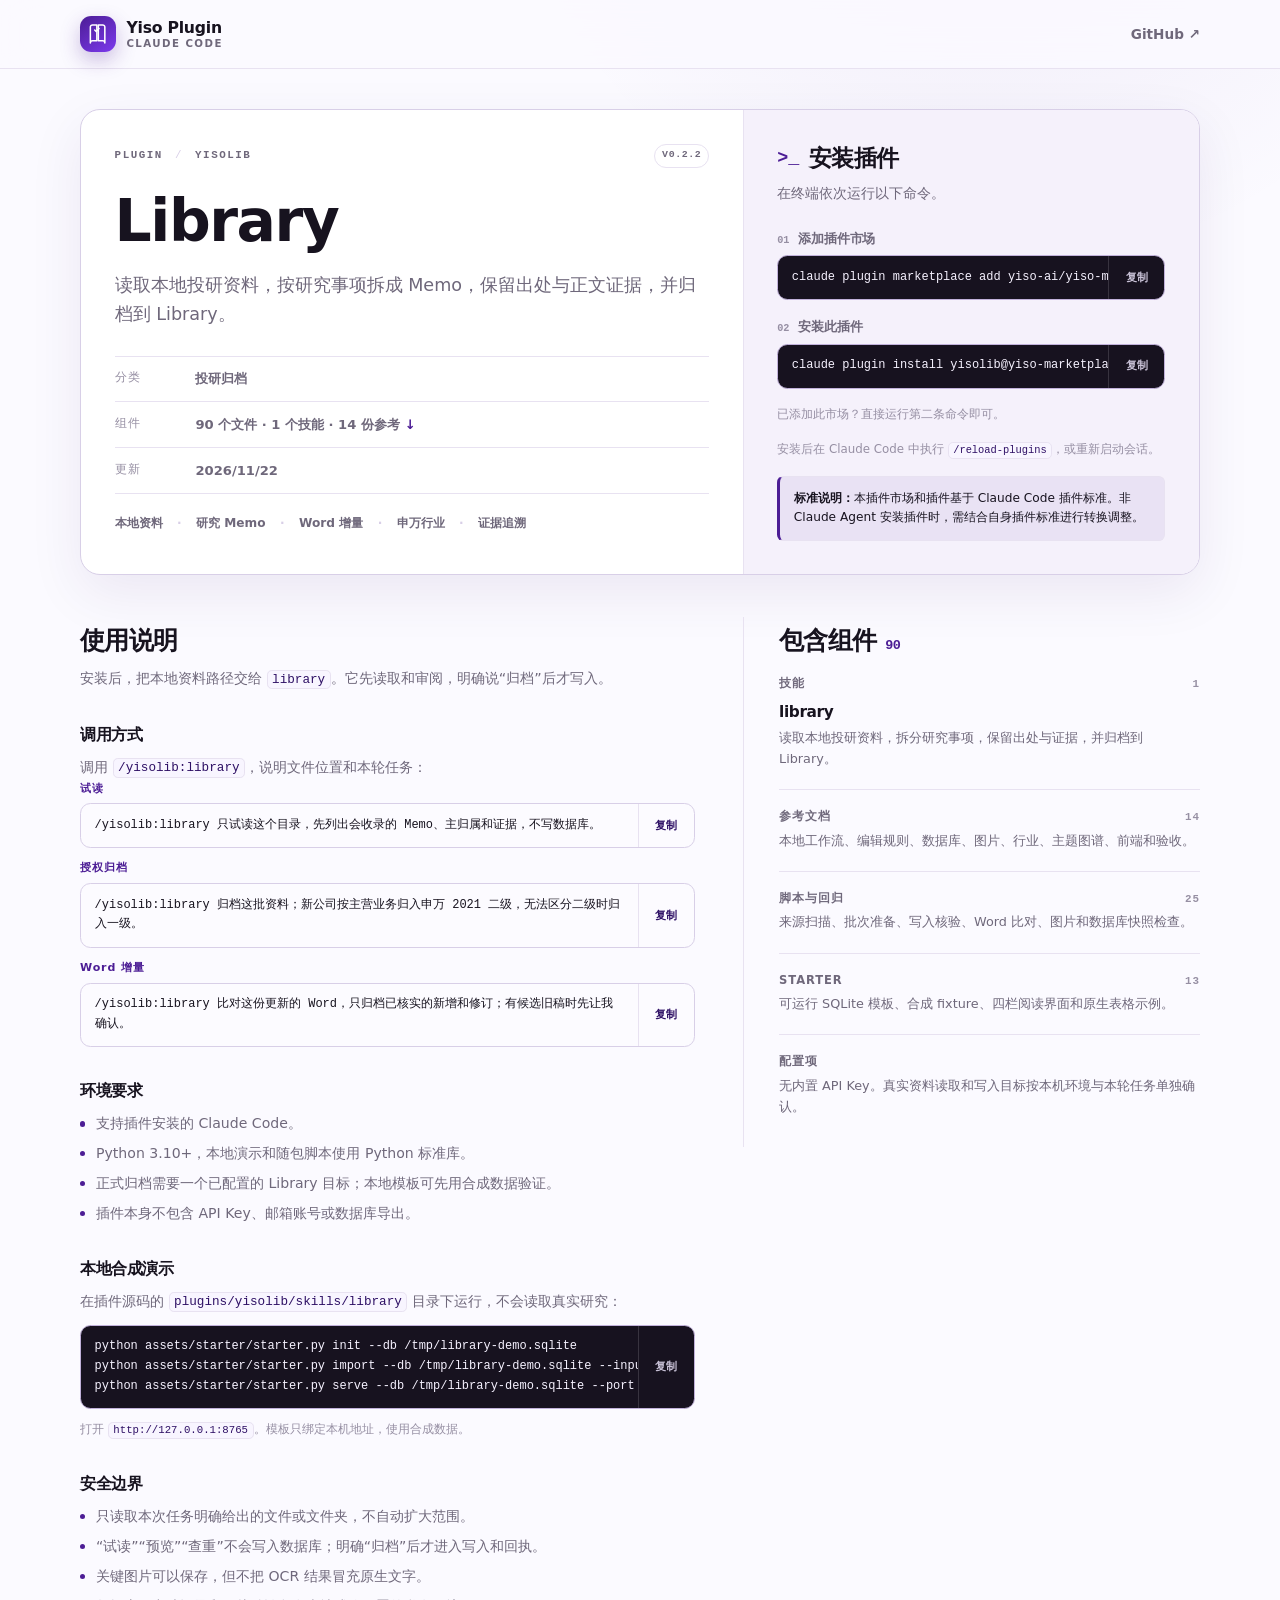
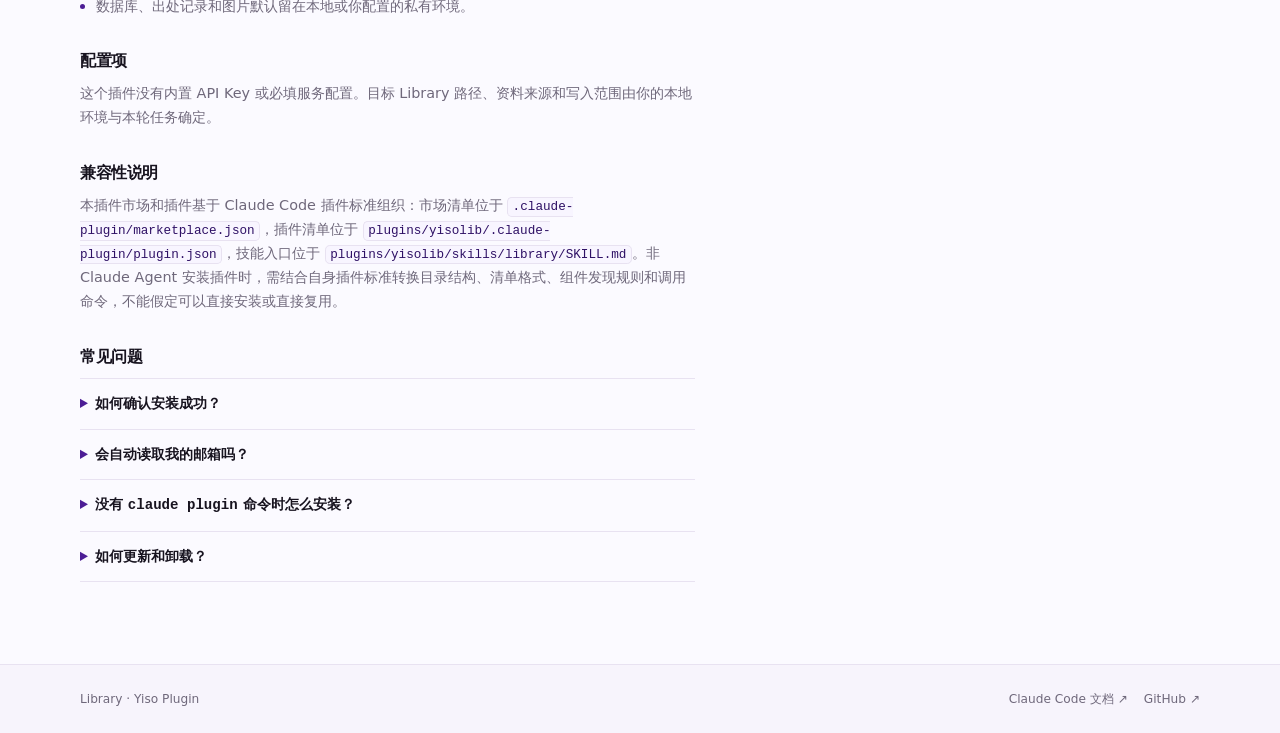
<file: docs/index.html>
<!doctype html>
<html lang="zh-CN">
  <head>
    <meta charset="UTF-8" />
    <meta name="viewport" content="width=device-width, initial-scale=1.0" />
    <meta
      name="description"
      content="Library 是一个按 Claude Code 插件标准打包的插件：读取本地投研资料，拆分研究事项，保留出处与证据，并归档到 Library。非 Claude Agent 安装时需按自身插件标准转换调整。"
    />
    <meta
      name="plugin-standard"
      content="Claude Code plugin standard; non-Claude agents must adapt directory layout, manifests, and invocation"
    />
    <title>Library · Claude Code 插件安装</title>
    <link rel="canonical" href="https://yiso.asia/" />
    <link rel="stylesheet" href="./style.css" />
  </head>
  <body>
    <a class="skip-link" href="#main">跳到主要内容</a>

    <header class="site-header">
      <div class="container header-inner">
        <a class="brand" href="./" aria-label="Yiso Plugin 首页">
          <span class="brand-mark" aria-hidden="true">
            <svg viewBox="0 0 24 24" fill="none">
              <path d="M4.5 5.25A2.25 2.25 0 0 1 6.75 3h4.5v16.5h-4.5a2.25 2.25 0 0 0-2.25 2.25V5.25Z" stroke="currentColor" stroke-width="1.6" stroke-linejoin="round" />
              <path d="M19.5 5.25A2.25 2.25 0 0 0 17.25 3h-4.5v16.5h4.5a2.25 2.25 0 0 1 2.25 2.25V5.25Z" stroke="currentColor" stroke-width="1.6" stroke-linejoin="round" />
              <path d="m9 8.25 1.5 1.5 3-3" stroke="currentColor" stroke-width="1.5" stroke-linecap="round" stroke-linejoin="round" />
            </svg>
          </span>
          <span class="brand-text">
            <strong>Yiso Plugin</strong>
            <small>Claude Code</small>
          </span>
        </a>
        <nav aria-label="站点导航">
          <a class="header-link" data-repo-link href="https://github.com/yiso-ai/yiso-marketplace" target="_blank" rel="noopener noreferrer">GitHub ↗</a>
        </nav>
      </div>
    </header>

    <main id="main" class="container plugin-page">
      <section class="plugin-hero" aria-label="插件概览与安装">
        <div class="plugin-identity">
          <p class="plugin-meta">
            <span>PLUGIN <b>/</b> YISOLIB</span>
            <span class="version">v0.2.2</span>
          </p>
          <h1>Library</h1>
          <p class="plugin-summary">
            读取本地投研资料，按研究事项拆成 Memo，保留出处与正文证据，并归档到 Library。
          </p>
          <dl class="plugin-spec">
            <div>
              <dt>分类</dt>
              <dd>投研归档</dd>
            </div>
            <div>
              <dt>组件</dt>
              <dd><a href="#components-heading">90 个文件 · 1 个技能 · 14 份参考 <span>↓</span></a></dd>
            </div>
            <div>
              <dt>更新</dt>
              <dd><time datetime="2026-11-22">2026/11/22</time></dd>
            </div>
          </dl>

          <ul class="keyword-list" aria-label="插件关键词">
            <li>本地资料</li>
            <li>研究 Memo</li>
            <li>Word 增量</li>
            <li>申万行业</li>
            <li>证据追溯</li>
          </ul>
        </div>

        <aside class="plugin-install" aria-labelledby="install-heading">
          <div class="section-title">
            <span class="terminal-icon" aria-hidden="true">&gt;_</span>
            <h2 id="install-heading">安装插件</h2>
          </div>
          <p class="install-note">在终端依次运行以下命令。</p>

          <ol class="install-steps">
            <li>
              <h3><span>01</span>添加插件市场</h3>
              <div class="command">
                <code data-command="install-market">claude plugin marketplace add yiso-ai/yiso-marketplace</code>
                <button type="button" class="copy-button" data-copy aria-label="复制添加插件市场命令">复制</button>
              </div>
            </li>
            <li>
              <h3><span>02</span>安装此插件</h3>
              <div class="command">
                <code data-command="install-plugin">claude plugin install yisolib@yiso-marketplace</code>
                <button type="button" class="copy-button" data-copy aria-label="复制安装插件命令">复制</button>
              </div>
            </li>
          </ol>

          <p class="install-hint">已添加此市场？直接运行第二条命令即可。</p>
          <p class="install-hint">安装后在 Claude Code 中执行 <code>/reload-plugins</code>，或重新启动会话。</p>
          <p class="install-note compat-note"><strong>标准说明：</strong>本插件市场和插件基于 Claude Code 插件标准。非 Claude Agent 安装插件时，需结合自身插件标准进行转换调整。</p>
        </aside>
      </section>

      <div class="plugin-body">
        <div class="plugin-reading">
          <section class="doc-section" id="usage" aria-labelledby="readme-heading">
            <h2 id="readme-heading">使用说明</h2>
            <p class="readme-lead">
              安装后，把本地资料路径交给 <code>library</code>。它先读取和审阅，明确说“归档”后才写入。
            </p>

            <h3>调用方式</h3>
            <p>调用 <code>/yisolib:library</code>，说明文件位置和本轮任务：</p>

            <div class="example-block">
              <span>试读</span>
              <div class="command command-light">
                <code data-command="prompt-draft">/yisolib:library 只试读这个目录，先列出会收录的 Memo、主归属和证据，不写数据库。</code>
                <button type="button" class="copy-button" data-copy>复制</button>
              </div>
            </div>

            <div class="example-block">
              <span>授权归档</span>
              <div class="command command-light">
                <code data-command="prompt-archive">/yisolib:library 归档这批资料；新公司按主营业务归入申万 2021 二级，无法区分二级时归入一级。</code>
                <button type="button" class="copy-button" data-copy>复制</button>
              </div>
            </div>

            <div class="example-block">
              <span>Word 增量</span>
              <div class="command command-light">
                <code data-command="prompt-word">/yisolib:library 比对这份更新的 Word，只归档已核实的新增和修订；有候选旧稿时先让我确认。</code>
                <button type="button" class="copy-button" data-copy>复制</button>
              </div>
            </div>

            <h3>环境要求</h3>
            <ul class="plain-list">
              <li>支持插件安装的 Claude Code。</li>
              <li>Python 3.10+，本地演示和随包脚本使用 Python 标准库。</li>
              <li>正式归档需要一个已配置的 Library 目标；本地模板可先用合成数据验证。</li>
              <li>插件本身不包含 API Key、邮箱账号或数据库导出。</li>
            </ul>

            <h3>本地合成演示</h3>
            <p>在插件源码的 <code>plugins/yisolib/skills/library</code> 目录下运行，不会读取真实研究：</p>
            <div class="command command-block">
              <code data-command="demo">python assets/starter/starter.py init --db /tmp/library-demo.sqlite
python assets/starter/starter.py import --db /tmp/library-demo.sqlite --input assets/starter/fixture.json
python assets/starter/starter.py serve --db /tmp/library-demo.sqlite --port 8765</code>
              <button type="button" class="copy-button" data-copy>复制</button>
            </div>
            <p class="small-note">打开 <code>http://127.0.0.1:8765</code>。模板只绑定本机地址，使用合成数据。</p>

            <h3>安全边界</h3>
            <ul class="plain-list">
              <li>只读取本次任务明确给出的文件或文件夹，不自动扩大范围。</li>
              <li>“试读”“预览”“查重”不会写入数据库；明确“归档”后才进入写入和回执。</li>
              <li>关键图片可以保存，但不把 OCR 结果冒充原生文字。</li>
              <li>数据库、出处记录和图片默认留在本地或你配置的私有环境。</li>
            </ul>

            <h3>配置项</h3>
            <p>这个插件没有内置 API Key 或必填服务配置。目标 Library 路径、资料来源和写入范围由你的本地环境与本轮任务确定。</p>

            <h3>兼容性说明</h3>
            <p>本插件市场和插件基于 Claude Code 插件标准组织：市场清单位于 <code>.claude-plugin/marketplace.json</code>，插件清单位于 <code>plugins/yisolib/.claude-plugin/plugin.json</code>，技能入口位于 <code>plugins/yisolib/skills/library/SKILL.md</code>。非 Claude Agent 安装插件时，需结合自身插件标准转换目录结构、清单格式、组件发现规则和调用命令，不能假定可以直接安装或直接复用。</p>

            <h3>常见问题</h3>
            <div class="faq-list">
              <details>
                <summary>如何确认安装成功？</summary>
                <p>启动 <code>claude</code>，输入 <code>/yisolib:library 试读我指定的目录</code>。能进入读取和审阅流程即表示加载成功。</p>
              </details>
              <details>
                <summary>会自动读取我的邮箱吗？</summary>
                <p>不会。Library 只处理你给出的本地路径。邮箱或云端来源需要由你的原生连接器单独读取，再作为明确输入交给 Library。</p>
              </details>
              <details>
                <summary>没有 <code>claude plugin</code> 命令时怎么安装？</summary>
                <p>可以下载仓库，只复制其中的 <code>plugins/yisolib/skills/library</code>。此方式下直接调用 <code>/library</code>。</p>
                <div class="command command-light">
                  <code data-command="install-tarball">tmp="$(mktemp -d)"
curl -fsSL https://github.com/yiso-ai/yiso-marketplace/archive/refs/heads/main.tar.gz | tar -xz -C "$tmp" --strip-components=1
mkdir -p ~/.claude/skills
cp -R "$tmp/plugins/yisolib/skills/library" ~/.claude/skills/</code>
                  <button type="button" class="copy-button" data-copy>复制</button>
                </div>
              </details>
              <details>
                <summary>如何更新和卸载？</summary>
                <div class="command command-light">
                  <code data-command="update">claude plugin marketplace update
claude plugin update yisolib</code>
                  <button type="button" class="copy-button" data-copy>复制</button>
                </div>
                <div class="command command-light">
                  <code data-command="uninstall">claude plugin uninstall yisolib</code>
                  <button type="button" class="copy-button" data-copy>复制</button>
                </div>
              </details>
            </div>
          </section>
        </div>

        <aside class="plugin-components" aria-labelledby="components-heading">
          <h2 id="components-heading">包含组件 <span>90</span></h2>

          <section class="component-group">
            <h3>技能 <span>1</span></h3>
            <article class="component-item">
              <h4>library</h4>
              <p>读取本地投研资料，拆分研究事项，保留出处与证据，并归档到 Library。</p>
            </article>
          </section>

          <section class="component-group">
            <h3>参考文档 <span>14</span></h3>
            <p>本地工作流、编辑规则、数据库、图片、行业、主题图谱、前端和验收。</p>
          </section>

          <section class="component-group">
            <h3>脚本与回归 <span>25</span></h3>
            <p>来源扫描、批次准备、写入核验、Word 比对、图片和数据库快照检查。</p>
          </section>

          <section class="component-group">
            <h3>Starter <span>13</span></h3>
            <p>可运行 SQLite 模板、合成 fixture、四栏阅读界面和原生表格示例。</p>
          </section>

          <section class="component-group">
            <h3>配置项</h3>
            <p>无内置 API Key。真实资料读取和写入目标按本机环境与本轮任务单独确认。</p>
          </section>
        </aside>
      </div>
    </main>

    <footer class="site-footer">
      <div class="container footer-inner">
        <span>Library · Yiso Plugin</span>
        <div class="footer-links">
          <a href="https://code.claude.com/docs/en/quickstart" target="_blank" rel="noopener noreferrer">Claude Code 文档 ↗</a>
          <a data-repo-link href="https://github.com/yiso-ai/yiso-marketplace" target="_blank" rel="noopener noreferrer">GitHub ↗</a>
        </div>
      </div>
    </footer>

    <div id="toast" class="toast" role="status" aria-live="polite" aria-atomic="true"></div>
    <script src="./app.js" defer></script>
  </body>
</html>
</file>
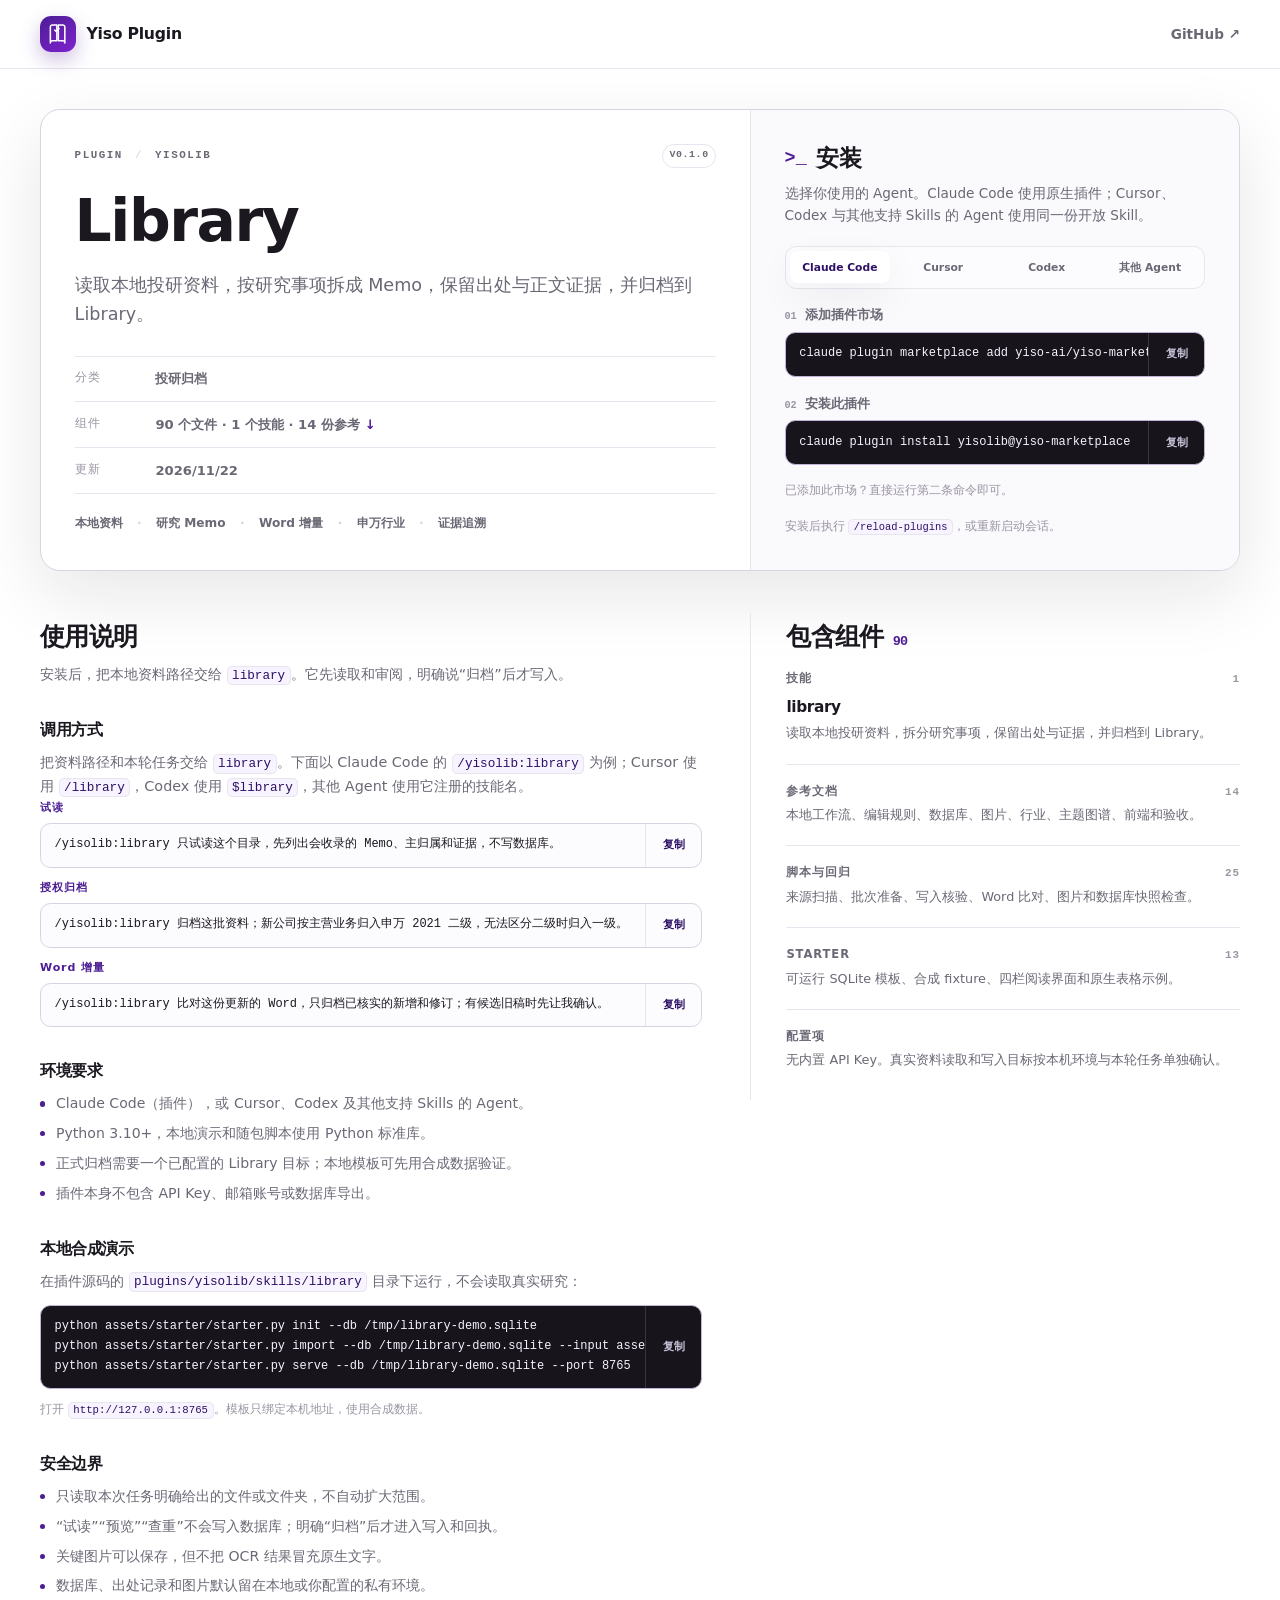
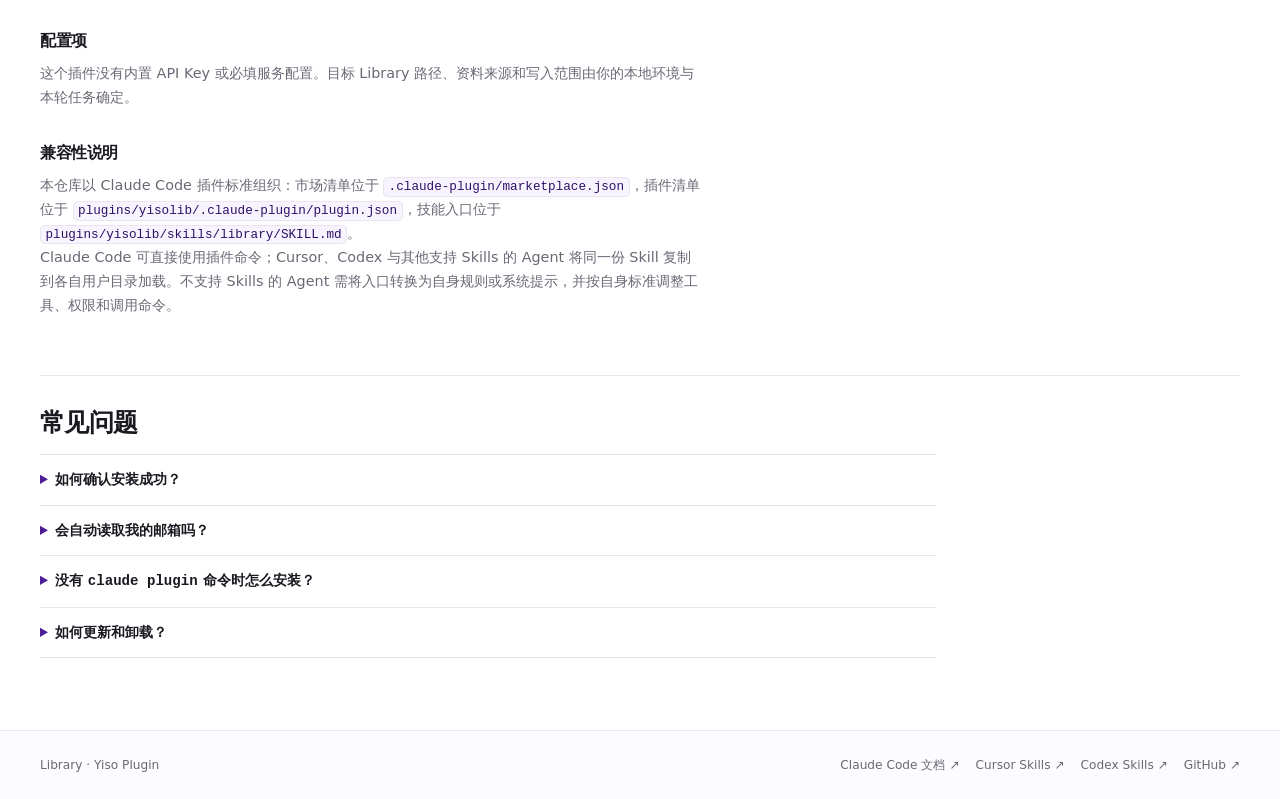
<file: site/index.html>
<!doctype html>
<html lang="zh-CN">
  <head>
    <meta charset="UTF-8" />
    <meta name="viewport" content="width=device-width, initial-scale=1.0" />
    <meta
      name="description"
      content="Library 可按 Claude Code 插件安装，也可作为 Cursor、Codex 或其他兼容 Skills 的 Agent 技能安装：读取本地投研资料，拆分研究事项，保留出处与证据，并归档到 Library。"
    />
    <meta
      name="plugin-standard"
      content="Claude Code plugin standard; non-Claude agents must adapt directory layout, manifests, and invocation"
    />
    <title>Library · 多 Agent 安装</title>
    <link rel="canonical" href="https://yiso.asia/" />
    <link rel="stylesheet" href="./style.css?v=20261122-agents-4" />
  </head>
  <body>
    <a class="skip-link" href="#main">跳到主要内容</a>

    <header class="site-header">
      <div class="container header-inner">
        <a class="brand" href="./" aria-label="Yiso Plugin 首页">
          <span class="brand-mark" aria-hidden="true">
            <svg viewBox="0 0 24 24" fill="none">
              <path d="M4.5 5.25A2.25 2.25 0 0 1 6.75 3h4.5v16.5h-4.5a2.25 2.25 0 0 0-2.25 2.25V5.25Z" stroke="currentColor" stroke-width="1.6" stroke-linejoin="round" />
              <path d="M19.5 5.25A2.25 2.25 0 0 0 17.25 3h-4.5v16.5h4.5a2.25 2.25 0 0 1 2.25 2.25V5.25Z" stroke="currentColor" stroke-width="1.6" stroke-linejoin="round" />
              <path d="m9 8.25 1.5 1.5 3-3" stroke="currentColor" stroke-width="1.5" stroke-linecap="round" stroke-linejoin="round" />
            </svg>
          </span>
          <span class="brand-text">
            <strong>Yiso Plugin</strong>
          </span>
        </a>
        <nav aria-label="站点导航">
          <a class="header-link" data-repo-link href="https://github.com/yiso-ai/yiso-marketplace" target="_blank" rel="noopener noreferrer">GitHub ↗</a>
        </nav>
      </div>
    </header>

    <main id="main" class="container plugin-page">
      <section class="plugin-hero" aria-label="插件概览与安装">
        <div class="plugin-identity">
          <p class="plugin-meta">
            <span>PLUGIN <b>/</b> YISOLIB</span>
            <span class="version">v0.1.0</span>
          </p>
          <h1>Library</h1>
          <p class="plugin-summary">
            读取本地投研资料，按研究事项拆成 Memo，保留出处与正文证据，并归档到 Library。
          </p>
          <dl class="plugin-spec">
            <div>
              <dt>分类</dt>
              <dd>投研归档</dd>
            </div>
            <div>
              <dt>组件</dt>
              <dd><a href="#components-heading">90 个文件 · 1 个技能 · 14 份参考 <span>↓</span></a></dd>
            </div>
            <div>
              <dt>更新</dt>
              <dd><time datetime="2026-11-22">2026/11/22</time></dd>
            </div>
          </dl>

          <ul class="keyword-list" aria-label="插件关键词">
            <li>本地资料</li>
            <li>研究 Memo</li>
            <li>Word 增量</li>
            <li>申万行业</li>
            <li>证据追溯</li>
          </ul>
        </div>

        <aside class="plugin-install" aria-labelledby="install-heading">
          <div class="section-title">
            <span class="terminal-icon" aria-hidden="true">&gt;_</span>
            <h2 id="install-heading">安装</h2>
          </div>
          <p class="install-note">选择你使用的 Agent。Claude Code 使用原生插件；Cursor、Codex 与其他支持 Skills 的 Agent 使用同一份开放 Skill。</p>

          <div class="agent-tabs" role="tablist" aria-label="选择安装目标">
            <button type="button" class="agent-tab is-active" id="tab-claude" role="tab" aria-selected="true" aria-controls="panel-claude" data-agent-tab="claude">Claude Code</button>
            <button type="button" class="agent-tab" id="tab-cursor" role="tab" aria-selected="false" aria-controls="panel-cursor" data-agent-tab="cursor" tabindex="-1">Cursor</button>
            <button type="button" class="agent-tab" id="tab-codex" role="tab" aria-selected="false" aria-controls="panel-codex" data-agent-tab="codex" tabindex="-1">Codex</button>
            <button type="button" class="agent-tab" id="tab-other" role="tab" aria-selected="false" aria-controls="panel-other" data-agent-tab="other" tabindex="-1">其他 Agent</button>
          </div>

          <div class="agent-panel is-active" id="panel-claude" role="tabpanel" aria-labelledby="tab-claude" data-agent-panel="claude">
            <ol class="install-steps">
              <li>
                <h3><span>01</span>添加插件市场</h3>
                <div class="command">
                  <code data-command="install-market">claude plugin marketplace add yiso-ai/yiso-marketplace</code>
                  <button type="button" class="copy-button" data-copy aria-label="复制添加插件市场命令">复制</button>
                </div>
              </li>
              <li>
                <h3><span>02</span>安装此插件</h3>
                <div class="command">
                  <code data-command="install-plugin">claude plugin install yisolib@yiso-marketplace</code>
                  <button type="button" class="copy-button" data-copy aria-label="复制安装插件命令">复制</button>
                </div>
              </li>
            </ol>
            <p class="install-hint">已添加此市场？直接运行第二条命令即可。</p>
            <p class="install-hint">安装后执行 <code>/reload-plugins</code>，或重新启动会话。</p>
          </div>

          <div class="agent-panel" id="panel-cursor" role="tabpanel" aria-labelledby="tab-cursor" data-agent-panel="cursor" hidden>
            <p class="agent-note">Cursor 直接加载 <code>SKILL.md</code>。装到用户目录后，在 Agent 对话输入 <code>/library</code>。</p>
            <ol class="install-steps">
              <li>
                <h3><span>01</span>安装 Skill</h3>
                <div class="command">
                  <code data-command="install-cursor">tmp="$(mktemp -d)"
curl -fsSL https://github.com/yiso-ai/yiso-marketplace/archive/refs/heads/main.tar.gz | tar -xz -C "$tmp" --strip-components=1
mkdir -p ~/.cursor/skills
cp -R "$tmp/plugins/yisolib/skills/library" ~/.cursor/skills/</code>
                  <button type="button" class="copy-button" data-copy aria-label="复制 Cursor 安装命令">复制</button>
                </div>
              </li>
              <li>
                <h3><span>02</span>在 Cursor 中调用</h3>
                <div class="command">
                  <code data-command="prompt-cursor">/library 试读我指定的资料目录，先给我看拟归档清单，不要写库。</code>
                  <button type="button" class="copy-button" data-copy aria-label="复制 Cursor 调用命令">复制</button>
                </div>
              </li>
            </ol>
            <p class="install-hint">可在 <code>Customize → Skills</code> 中确认 <code>library</code> 已加载。</p>
          </div>

          <div class="agent-panel" id="panel-codex" role="tabpanel" aria-labelledby="tab-codex" data-agent-panel="codex" hidden>
            <p class="agent-note">Codex 使用开放 Skill 目录。推荐让内置 <code>$skill-installer</code> 从本仓库安装。</p>
            <ol class="install-steps">
              <li>
                <h3><span>01</span>让 Codex 安装</h3>
                <div class="command">
                  <code data-command="install-codex">$skill-installer 从 https://github.com/yiso-ai/yiso-marketplace/tree/main/plugins/yisolib/skills/library 安装 library</code>
                  <button type="button" class="copy-button" data-copy aria-label="复制 Codex 安装提示">复制</button>
                </div>
              </li>
              <li>
                <h3><span>02</span>在 Codex 中调用</h3>
                <div class="command">
                  <code data-command="prompt-codex">$library 试读我指定的资料目录，先给我看拟归档清单，不要写库。</code>
                  <button type="button" class="copy-button" data-copy aria-label="复制 Codex 调用命令">复制</button>
                </div>
              </li>
            </ol>
            <details class="manual-fallback">
              <summary>手动安装到 <code>~/.codex/skills</code></summary>
              <div class="command">
                <code data-command="install-codex-manual">tmp="$(mktemp -d)"
curl -fsSL https://github.com/yiso-ai/yiso-marketplace/archive/refs/heads/main.tar.gz | tar -xz -C "$tmp" --strip-components=1
mkdir -p ~/.codex/skills
cp -R "$tmp/plugins/yisolib/skills/library" ~/.codex/skills/</code>
                <button type="button" class="copy-button" data-copy>复制</button>
              </div>
            </details>
          </div>

          <div class="agent-panel" id="panel-other" role="tabpanel" aria-labelledby="tab-other" data-agent-panel="other" hidden>
            <p class="agent-note">其他 Agent 若支持 <code>SKILL.md</code>，可直接加载同一份 Skill；若只支持规则或系统提示，则需按该 Agent 的标准转换入口。</p>
            <ol class="install-steps">
              <li>
                <h3><span>01</span>复制 Skill 目录</h3>
                <div class="command">
                  <code data-command="install-other">SKILLS_DIR="/absolute/path/to/your-agent/skills"
tmp="$(mktemp -d)"
curl -fsSL https://github.com/yiso-ai/yiso-marketplace/archive/refs/heads/main.tar.gz | tar -xz -C "$tmp" --strip-components=1
mkdir -p "$SKILLS_DIR"
cp -R "$tmp/plugins/yisolib/skills/library" "$SKILLS_DIR/"</code>
                  <button type="button" class="copy-button" data-copy aria-label="复制通用 Agent 安装命令">复制</button>
                </div>
                <p class="install-hint">先把第一行改成你的 Agent 文档给出的用户技能目录。</p>
              </li>
              <li>
                <h3><span>02</span>按该 Agent 的方式调用</h3>
                <div class="command">
                  <code data-command="prompt-other">使用 library 技能：试读我指定的资料目录，先给我看拟归档清单，不要写库。</code>
                  <button type="button" class="copy-button" data-copy aria-label="复制通用 Agent 调用提示">复制</button>
                </div>
                <p class="install-hint">支持斜杠命令的 Agent 可用 <code>/library</code>，实际名称以该 Agent 注册结果为准。</p>
              </li>
            </ol>
            <details class="manual-fallback">
              <summary>Agent 不支持 Skills 怎么办？</summary>
              <p>把 <code>SKILL.md</code> 作为该 Agent 的系统提示或项目规则导入，并让 <code>references/</code>、<code>scripts/</code>、<code>assets/</code> 保持在同一技能目录。工具名、权限和调用方式需按该 Agent 标准调整，不能假定完全兼容。</p>
            </details>
          </div>
        </aside>
      </section>

      <div class="plugin-body">
        <div class="plugin-reading">
          <section class="doc-section" id="usage" aria-labelledby="readme-heading">
            <h2 id="readme-heading">使用说明</h2>
            <p class="readme-lead">
              安装后，把本地资料路径交给 <code>library</code>。它先读取和审阅，明确说“归档”后才写入。
            </p>

            <h3>调用方式</h3>
            <p>把资料路径和本轮任务交给 <code>library</code>。下面以 Claude Code 的 <code>/yisolib:library</code> 为例；Cursor 使用 <code>/library</code>，Codex 使用 <code>$library</code>，其他 Agent 使用它注册的技能名。</p>

            <div class="example-block">
              <span>试读</span>
              <div class="command command-light">
                <code data-command="prompt-draft">/yisolib:library 只试读这个目录，先列出会收录的 Memo、主归属和证据，不写数据库。</code>
                <button type="button" class="copy-button" data-copy>复制</button>
              </div>
            </div>

            <div class="example-block">
              <span>授权归档</span>
              <div class="command command-light">
                <code data-command="prompt-archive">/yisolib:library 归档这批资料；新公司按主营业务归入申万 2021 二级，无法区分二级时归入一级。</code>
                <button type="button" class="copy-button" data-copy>复制</button>
              </div>
            </div>

            <div class="example-block">
              <span>Word 增量</span>
              <div class="command command-light">
                <code data-command="prompt-word">/yisolib:library 比对这份更新的 Word，只归档已核实的新增和修订；有候选旧稿时先让我确认。</code>
                <button type="button" class="copy-button" data-copy>复制</button>
              </div>
            </div>

            <h3>环境要求</h3>
            <ul class="plain-list">
              <li>Claude Code（插件），或 Cursor、Codex 及其他支持 Skills 的 Agent。</li>
              <li>Python 3.10+，本地演示和随包脚本使用 Python 标准库。</li>
              <li>正式归档需要一个已配置的 Library 目标；本地模板可先用合成数据验证。</li>
              <li>插件本身不包含 API Key、邮箱账号或数据库导出。</li>
            </ul>

            <h3>本地合成演示</h3>
            <p>在插件源码的 <code>plugins/yisolib/skills/library</code> 目录下运行，不会读取真实研究：</p>
            <div class="command command-block">
              <code data-command="demo">python assets/starter/starter.py init --db /tmp/library-demo.sqlite
python assets/starter/starter.py import --db /tmp/library-demo.sqlite --input assets/starter/fixture.json
python assets/starter/starter.py serve --db /tmp/library-demo.sqlite --port 8765</code>
              <button type="button" class="copy-button" data-copy>复制</button>
            </div>
            <p class="small-note">打开 <code>http://127.0.0.1:8765</code>。模板只绑定本机地址，使用合成数据。</p>

            <h3>安全边界</h3>
            <ul class="plain-list">
              <li>只读取本次任务明确给出的文件或文件夹，不自动扩大范围。</li>
              <li>“试读”“预览”“查重”不会写入数据库；明确“归档”后才进入写入和回执。</li>
              <li>关键图片可以保存，但不把 OCR 结果冒充原生文字。</li>
              <li>数据库、出处记录和图片默认留在本地或你配置的私有环境。</li>
            </ul>

            <h3>配置项</h3>
            <p>这个插件没有内置 API Key 或必填服务配置。目标 Library 路径、资料来源和写入范围由你的本地环境与本轮任务确定。</p>

            <h3>兼容性说明</h3>
            <p>本仓库以 Claude Code 插件标准组织：市场清单位于 <code>.claude-plugin/marketplace.json</code>，插件清单位于 <code>plugins/yisolib/.claude-plugin/plugin.json</code>，技能入口位于 <code>plugins/yisolib/skills/library/SKILL.md</code>。<br />Claude Code 可直接使用插件命令；Cursor、Codex 与其他支持 Skills 的 Agent 将同一份 Skill 复制到各自用户目录加载。不支持 Skills 的 Agent 需将入口转换为自身规则或系统提示，并按自身标准调整工具、权限和调用命令。</p>
          </section>
        </div>

        <aside class="plugin-components" aria-labelledby="components-heading">
          <h2 id="components-heading">包含组件 <span>90</span></h2>

          <section class="component-group">
            <h3>技能 <span>1</span></h3>
            <article class="component-item">
              <h4>library</h4>
              <p>读取本地投研资料，拆分研究事项，保留出处与证据，并归档到 Library。</p>
            </article>
          </section>

          <section class="component-group">
            <h3>参考文档 <span>14</span></h3>
            <p>本地工作流、编辑规则、数据库、图片、行业、主题图谱、前端和验收。</p>
          </section>

          <section class="component-group">
            <h3>脚本与回归 <span>25</span></h3>
            <p>来源扫描、批次准备、写入核验、Word 比对、图片和数据库快照检查。</p>
          </section>

          <section class="component-group">
            <h3>Starter <span>13</span></h3>
            <p>可运行 SQLite 模板、合成 fixture、四栏阅读界面和原生表格示例。</p>
          </section>

          <section class="component-group">
            <h3>配置项</h3>
            <p>无内置 API Key。真实资料读取和写入目标按本机环境与本轮任务单独确认。</p>
          </section>
        </aside>

        <section class="doc-section faq-section" id="faq" aria-labelledby="faq-heading">
          <h2 id="faq-heading">常见问题</h2>
          <div class="faq-list">
            <details>
              <summary>如何确认安装成功？</summary>
                <p>Claude Code 输入 <code>/yisolib:library</code>；Cursor 输入 <code>/library</code>；Codex 输入 <code>$library</code>；其他 Agent 使用它注册的技能名。能进入读取和审阅流程即表示加载成功。</p>
            </details>
            <details>
              <summary>会自动读取我的邮箱吗？</summary>
              <p>不会。Library 只处理你给出的本地路径。邮箱或云端来源需要由你的原生连接器单独读取，再作为明确输入交给 Library。</p>
            </details>
            <details>
              <summary>没有 <code>claude plugin</code> 命令时怎么安装？</summary>
              <p>可以下载仓库，只复制其中的 <code>plugins/yisolib/skills/library</code>。此方式下直接调用 <code>/library</code>。</p>
              <div class="command command-light">
                <code data-command="install-tarball">tmp="$(mktemp -d)"
curl -fsSL https://github.com/yiso-ai/yiso-marketplace/archive/refs/heads/main.tar.gz | tar -xz -C "$tmp" --strip-components=1
mkdir -p ~/.claude/skills
cp -R "$tmp/plugins/yisolib/skills/library" ~/.claude/skills/</code>
                <button type="button" class="copy-button" data-copy>复制</button>
              </div>
            </details>
            <details>
              <summary>如何更新和卸载？</summary>
              <div class="command command-light">
                <code data-command="update">claude plugin marketplace update
claude plugin update yisolib</code>
                <button type="button" class="copy-button" data-copy>复制</button>
              </div>
              <div class="command command-light">
                <code data-command="uninstall">claude plugin uninstall yisolib</code>
                <button type="button" class="copy-button" data-copy>复制</button>
              </div>
            </details>
          </div>
        </section>
      </div>
    </main>

    <footer class="site-footer">
      <div class="container footer-inner">
        <span>Library · Yiso Plugin</span>
        <div class="footer-links">
          <a href="https://code.claude.com/docs/en/plugins" target="_blank" rel="noopener noreferrer">Claude Code 文档 ↗</a>
          <a href="https://cursor.com/docs/skills" target="_blank" rel="noopener noreferrer">Cursor Skills ↗</a>
          <a href="https://learn.chatgpt.com/docs/build-skills" target="_blank" rel="noopener noreferrer">Codex Skills ↗</a>
          <a data-repo-link href="https://github.com/yiso-ai/yiso-marketplace" target="_blank" rel="noopener noreferrer">GitHub ↗</a>
        </div>
      </div>
    </footer>

    <div id="toast" class="toast" role="status" aria-live="polite" aria-atomic="true"></div>
    <script src="./app.js?v=20261122-agents-4" defer></script>
  </body>
</html>
</file>
<file: docs/style.css>
:root {
  color-scheme: light dark;
  --bg: #fbfaff;
  --bg-soft: #f5f1fb;
  --surface: #ffffff;
  --surface-raised: #fcfbff;
  --text: #17131f;
  --muted: #6f687b;
  --dim: #968fa3;
  --line: #e8e2f1;
  --line-strong: #d8cfe7;
  --accent: #4c1d95;
  --accent-strong: #2e1065;
  --accent-bright: #7c3aed;
  --accent-soft: #f0e9ff;
  --accent-faint: #f8f5ff;
  --code-bg: #17121f;
  --code-text: #f6f2ff;
  --shadow: 0 18px 54px rgba(46, 16, 101, 0.08);
  --shadow-soft: 0 10px 30px rgba(46, 16, 101, 0.05);
  --radius-lg: 20px;
  --radius-md: 14px;
  --radius-sm: 10px;
  --container: 1120px;
  --mono: ui-monospace, SFMono-Regular, Menlo, Monaco, Consolas, "Liberation Mono", monospace;
}

@media (prefers-color-scheme: dark) {
  :root {
    --bg: #0c0a10;
    --bg-soft: #141119;
    --surface: #17141d;
    --surface-raised: #1c1823;
    --text: #f5f2f8;
    --muted: #aaa3b6;
    --dim: #7d7588;
    --line: #2d2736;
    --line-strong: #41384d;
    --accent: #a78bfa;
    --accent-strong: #ded2ff;
    --accent-bright: #c4b5fd;
    --accent-soft: #2b2240;
    --accent-faint: #201a2c;
    --code-bg: #110e16;
    --code-text: #f6f2ff;
    --shadow: 0 18px 54px rgba(0, 0, 0, 0.35);
    --shadow-soft: 0 10px 30px rgba(0, 0, 0, 0.2);
  }
}

* {
  box-sizing: border-box;
}

html {
  scroll-behavior: smooth;
}

body {
  margin: 0;
  background:
    radial-gradient(circle at 78% -10%, color-mix(in srgb, var(--accent) 8%, transparent), transparent 32rem),
    var(--bg);
  color: var(--text);
  font-family: ui-sans-serif, system-ui, -apple-system, BlinkMacSystemFont, "Segoe UI", "PingFang SC", "Microsoft YaHei", sans-serif;
  line-height: 1.65;
  -webkit-font-smoothing: antialiased;
}

a {
  color: var(--accent-strong);
  text-decoration-thickness: 1px;
  text-underline-offset: 0.18em;
}

code,
pre {
  font-family: var(--mono);
}

.container {
  width: min(calc(100% - 2rem), var(--container));
  margin-inline: auto;
}

.skip-link {
  position: absolute;
  top: -4rem;
  left: 1rem;
  z-index: 50;
  padding: 0.6rem 0.9rem;
  border-radius: 0.5rem;
  background: var(--text);
  color: var(--bg);
}

.skip-link:focus {
  top: 1rem;
}

.site-header {
  position: sticky;
  top: 0;
  z-index: 20;
  border-bottom: 1px solid var(--line);
  background: color-mix(in srgb, var(--bg) 86%, transparent);
  backdrop-filter: blur(18px);
}

.header-inner {
  display: flex;
  align-items: center;
  justify-content: space-between;
  min-height: 4.25rem;
  gap: 1rem;
}

.brand {
  display: inline-flex;
  align-items: center;
  gap: 0.65rem;
  color: var(--text);
  text-decoration: none;
}

.brand-mark {
  display: grid;
  width: 2.25rem;
  height: 2.25rem;
  place-items: center;
  border-radius: 0.7rem;
  background: linear-gradient(145deg, var(--accent), var(--accent-bright));
  color: #fff;
  box-shadow: 0 8px 20px color-mix(in srgb, var(--accent) 28%, transparent);
}

.brand-mark svg {
  width: 1.45rem;
  height: 1.45rem;
}

.brand-text {
  display: grid;
  line-height: 1.12;
}

.brand-text strong {
  font-size: 0.98rem;
  letter-spacing: -0.015em;
}

.brand-text small {
  margin-top: 0.12rem;
  color: var(--muted);
  font-size: 0.64rem;
  font-weight: 700;
  letter-spacing: 0.14em;
  text-transform: uppercase;
}

.header-link {
  color: var(--muted);
  font-size: 0.85rem;
  font-weight: 650;
  text-decoration: none;
}

.header-link:hover {
  color: var(--accent);
}

.plugin-page {
  padding-block: 2.5rem 4.5rem;
}

.plugin-hero {
  display: grid;
  grid-template-columns: minmax(0, 1.45fr) minmax(22rem, 1fr);
  overflow: hidden;
  border: 1px solid var(--line-strong);
  border-radius: var(--radius-lg);
  background: var(--surface);
  box-shadow: var(--shadow);
}

.plugin-identity {
  min-width: 0;
  padding: 2.1rem;
}

.plugin-meta {
  display: flex;
  align-items: center;
  justify-content: space-between;
  gap: 1rem;
  margin: 0 0 1.15rem;
  color: var(--muted);
  font-family: var(--mono);
  font-size: 0.68rem;
  font-weight: 750;
  letter-spacing: 0.14em;
  text-transform: uppercase;
}

.plugin-meta b {
  margin-inline: 0.25rem;
  color: var(--line-strong);
  font-weight: 400;
}

.version {
  padding: 0.18rem 0.42rem;
  border: 1px solid var(--line);
  border-radius: 999px;
  color: var(--muted);
  font-size: 0.62rem;
  letter-spacing: 0.06em;
}

h1,
h2,
h3,
h4 {
  margin: 0;
  line-height: 1.2;
  letter-spacing: -0.025em;
}

h1 {
  font-size: clamp(2.35rem, 4.8vw, 3.65rem);
  font-weight: 830;
}

.plugin-summary {
  max-width: 42rem;
  margin: 0.95rem 0 0;
  color: var(--muted);
  font-size: clamp(0.98rem, 1.5vw, 1.1rem);
}

.plugin-spec {
  margin: 1.65rem 0 0;
  border-top: 1px solid var(--line);
}

.plugin-spec > div {
  display: grid;
  grid-template-columns: 4.25rem minmax(0, 1fr);
  gap: 0.8rem;
  padding: 0.72rem 0;
  border-bottom: 1px solid var(--line);
}

.plugin-spec dt {
  color: var(--dim);
  font-size: 0.72rem;
  letter-spacing: 0.08em;
}

.plugin-spec dd {
  margin: 0;
  color: var(--muted);
  font-size: 0.82rem;
  font-weight: 600;
}

.plugin-spec a {
  color: inherit;
  text-decoration: none;
}

.plugin-spec a:hover {
  color: var(--accent);
}

.plugin-spec a span {
  color: var(--accent);
}

.keyword-list {
  display: flex;
  flex-wrap: wrap;
  gap: 0.35rem 0.9rem;
  margin: 1.2rem 0 0;
  padding: 0;
  list-style: none;
}

.keyword-list li {
  color: var(--muted);
  font-size: 0.76rem;
  font-weight: 620;
}

.keyword-list li + li::before {
  margin-right: 0.9rem;
  color: var(--line-strong);
  content: "·";
}

.plugin-install {
  min-width: 0;
  padding: 2.1rem;
  border-left: 1px solid var(--line);
  background: var(--bg-soft);
}

.section-title {
  display: flex;
  align-items: center;
  gap: 0.6rem;
}

.section-title h2 {
  font-size: 1.42rem;
}

.terminal-icon {
  color: var(--accent);
  font-family: var(--mono);
  font-size: 1.15rem;
  font-weight: 800;
}

.install-note {
  margin: 0.5rem 0 0;
  color: var(--muted);
  font-size: 0.85rem;
}

.compat-note {
  margin-top: 1rem;
  padding: 0.75rem 0.85rem;
  border: 1px solid var(--line);
  border-left: 3px solid var(--accent);
  border-radius: 0.4rem;
  background: color-mix(in srgb, var(--accent) 7%, transparent);
  color: var(--text);
  font-size: 0.76rem;
  line-height: 1.6;
}

.install-steps {
  display: grid;
  gap: 1.2rem;
  margin: 1.65rem 0 0;
  padding: 0;
  list-style: none;
}

.install-steps h3 {
  display: flex;
  align-items: baseline;
  gap: 0.55rem;
  margin-bottom: 0.55rem;
  color: var(--muted);
  font-size: 0.82rem;
  font-weight: 650;
  letter-spacing: -0.01em;
}

.install-steps h3 span {
  color: var(--dim);
  font-family: var(--mono);
  font-size: 0.64rem;
  font-weight: 800;
}

.command {
  display: grid;
  grid-template-columns: minmax(0, 1fr) auto;
  overflow: hidden;
  border: 1px solid color-mix(in srgb, var(--accent) 25%, var(--line));
  border-radius: 0.65rem;
  background: var(--code-bg);
}

.command code {
  min-width: 0;
  padding: 0.72rem 0.85rem;
  overflow-x: auto;
  color: var(--code-text);
  font-size: 0.75rem;
  line-height: 1.65;
  white-space: pre;
  scrollbar-width: thin;
}

.command-light {
  border-color: var(--line-strong);
  background: var(--surface-raised);
}

.command-light code {
  color: var(--text);
}

.copy-button {
  min-width: 3.5rem;
  padding: 0 0.62rem;
  border: 0;
  border-left: 1px solid rgba(255, 255, 255, 0.14);
  background: transparent;
  color: #c9c2d7;
  font: inherit;
  font-size: 0.67rem;
  font-weight: 700;
  cursor: pointer;
}

.copy-button:hover {
  background: rgba(255, 255, 255, 0.08);
  color: #fff;
}

.command-light .copy-button {
  border-left-color: var(--line);
  color: var(--accent-strong);
}

.command-light .copy-button:hover {
  background: var(--accent-soft);
}

.install-hint {
  margin: 1rem 0 0;
  color: var(--dim);
  font-size: 0.74rem;
}

.install-hint code,
.readme-lead code,
.doc-section p code,
.plain-list code,
.small-note code {
  padding: 0.08rem 0.28rem;
  border: 1px solid var(--line);
  border-radius: 0.3rem;
  background: var(--accent-faint);
  color: var(--accent-strong);
  font-size: 0.88em;
}

.plugin-body {
  display: grid;
  grid-template-columns: minmax(0, 1.45fr) minmax(22rem, 1fr);
  align-items: start;
  margin-top: 2.6rem;
}

.plugin-reading {
  min-width: 0;
  padding: 0.6rem 3rem 0.6rem 0;
}

.doc-section h2,
.plugin-components > h2 {
  font-size: 1.58rem;
}

.readme-lead {
  max-width: 43rem;
  margin: 0.55rem 0 0;
  color: var(--muted);
}

.doc-section h3 {
  margin: 2.1rem 0 0.7rem;
  font-size: 1.03rem;
}

.doc-section > p {
  max-width: 46rem;
  margin: 0.65rem 0 0;
  color: var(--muted);
  font-size: 0.9rem;
}

.example-block + .example-block {
  margin-top: 0.7rem;
}

.example-block > span {
  display: block;
  margin-bottom: 0.35rem;
  color: var(--accent);
  font-size: 0.69rem;
  font-weight: 800;
  letter-spacing: 0.08em;
}

.example-block .command code {
  white-space: pre-wrap;
  overflow-wrap: anywhere;
}

.command-block {
  margin-top: 0.7rem;
}

.command-block code {
  white-space: pre;
}

.small-note {
  margin-top: 0.65rem !important;
  color: var(--dim) !important;
  font-size: 0.76rem !important;
}

.plain-list {
  display: grid;
  gap: 0.42rem;
  max-width: 46rem;
  margin: 0;
  padding: 0;
  list-style: none;
}

.plain-list li {
  position: relative;
  padding-left: 1rem;
  color: var(--muted);
  font-size: 0.88rem;
}

.plain-list li::before {
  position: absolute;
  left: 0;
  top: 0.65em;
  width: 0.34rem;
  height: 0.34rem;
  border-radius: 50%;
  background: var(--accent);
  content: "";
}

.faq-list {
  border-top: 1px solid var(--line);
}

.faq-list details {
  border-bottom: 1px solid var(--line);
}

.faq-list summary {
  padding: 0.82rem 0;
  color: var(--text);
  font-size: 0.88rem;
  font-weight: 650;
  cursor: pointer;
}

.faq-list summary::marker {
  color: var(--accent);
}

.faq-list details > p {
  max-width: 46rem;
  margin: 0 0 0.8rem;
  color: var(--muted);
  font-size: 0.86rem;
}

.faq-list details > .command {
  max-width: 46rem;
  margin-bottom: 0.75rem;
}

.plugin-components {
  min-width: 0;
  padding: 0.6rem 0 0.6rem 2.2rem;
  border-left: 1px solid var(--line);
}

.plugin-components > h2 {
  display: flex;
  align-items: baseline;
  gap: 0.55rem;
}

.plugin-components > h2 span {
  color: var(--accent);
  font-family: var(--mono);
  font-size: 0.84rem;
  font-weight: 800;
}

.component-group {
  padding: 1.25rem 0;
  border-bottom: 1px solid var(--line);
}

.component-group:last-child {
  border-bottom: 0;
}

.component-group h3 {
  display: flex;
  align-items: baseline;
  justify-content: space-between;
  gap: 0.8rem;
  color: var(--muted);
  font-size: 0.72rem;
  font-weight: 800;
  letter-spacing: 0.08em;
  text-transform: uppercase;
}

.component-group h3 span {
  color: var(--dim);
  font-family: var(--mono);
  font-size: 0.68rem;
}

.component-item {
  margin-top: 0.75rem;
}

.component-item h4 {
  font-size: 0.96rem;
}

.component-item p,
.component-group > p {
  margin: 0.35rem 0 0;
  color: var(--muted);
  font-size: 0.8rem;
}

.site-footer {
  border-top: 1px solid var(--line);
  background: color-mix(in srgb, var(--bg-soft) 60%, transparent);
  padding-block: 1.5rem;
  color: var(--muted);
  font-size: 0.76rem;
}

.footer-inner {
  display: flex;
  align-items: center;
  justify-content: space-between;
  gap: 1rem;
}

.footer-links {
  display: flex;
  flex-wrap: wrap;
  gap: 1rem;
}

.footer-links a {
  color: var(--muted);
  text-decoration: none;
}

.footer-links a:hover {
  color: var(--accent);
}

.toast {
  position: fixed;
  right: 1rem;
  bottom: 1rem;
  z-index: 60;
  max-width: min(22rem, calc(100% - 2rem));
  padding: 0.62rem 0.85rem;
  border: 1px solid color-mix(in srgb, var(--accent) 30%, var(--line));
  border-radius: 0.6rem;
  background: var(--text);
  color: var(--bg);
  font-size: 0.78rem;
  font-weight: 650;
  opacity: 0;
  pointer-events: none;
  transform: translateY(0.45rem);
  transition: opacity 160ms ease, transform 160ms ease;
}

.toast.is-visible {
  opacity: 1;
  transform: translateY(0);
}

button:focus-visible,
a:focus-visible,
summary:focus-visible {
  outline: 3px solid color-mix(in srgb, var(--accent) 50%, transparent);
  outline-offset: 3px;
}

@media (max-width: 900px) {
  .plugin-hero,
  .plugin-body {
    grid-template-columns: 1fr;
  }

  .plugin-install {
    border-top: 1px solid var(--line);
    border-left: 0;
  }

  .plugin-reading {
    padding-right: 0;
  }

  .plugin-components {
    margin-top: 2rem;
    padding-left: 0;
    border-top: 1px solid var(--line);
    border-left: 0;
  }
}

@media (max-width: 620px) {
  .plugin-page {
    padding-block: 1.2rem 3.2rem;
  }

  .plugin-identity,
  .plugin-install {
    padding: 1.25rem;
  }

  .plugin-meta {
    align-items: flex-start;
  }

  .plugin-summary {
    font-size: 0.95rem;
  }

  .plugin-spec > div {
    grid-template-columns: 3.8rem minmax(0, 1fr);
  }

  .command code {
    font-size: 0.7rem;
  }

  .plugin-reading {
    padding-top: 0;
  }

  .plugin-components {
    padding-top: 1.4rem;
  }

  .footer-inner {
    align-items: flex-start;
    flex-direction: column;
  }
}

@media (prefers-reduced-motion: reduce) {
  html {
    scroll-behavior: auto;
  }

  *,
  *::before,
  *::after {
    transition-duration: 0.01ms !important;
  }
}
</file>
<file: site/style.css>
:root {
  color-scheme: light dark;
  --bg: #ffffff;
  --bg-soft: #faf9fc;
  --surface: #ffffff;
  --surface-raised: #fcfbfd;
  --text: #1b1820;
  --muted: #6b6875;
  --dim: #9a95a3;
  --line: #e9e5ef;
  --line-strong: #d9d2e3;
  --accent: #4c1d95;
  --accent-strong: #2e1065;
  --accent-bright: #7e22ce;
  --accent-soft: #ede9fe;
  --accent-faint: #f7f4ff;
  --code-bg: #17141c;
  --code-text: #f6f2ff;
  --shadow: 0 24px 70px rgba(24, 18, 36, 0.10);
  --shadow-soft: 0 14px 40px rgba(24, 18, 36, 0.06);
  --radius-lg: 20px;
  --radius-md: 14px;
  --radius-sm: 10px;
  --container: 1200px;
  --mono: ui-monospace, SFMono-Regular, Menlo, Monaco, Consolas, "Liberation Mono", monospace;
}

@media (prefers-color-scheme: dark) {
  :root {
    --bg: #0c0a10;
    --bg-soft: #141119;
    --surface: #17141d;
    --surface-raised: #1c1823;
    --text: #f5f2f8;
    --muted: #aaa3b6;
    --dim: #7d7588;
    --line: #2d2736;
    --line-strong: #41384d;
    --accent: #a78bfa;
    --accent-strong: #ded2ff;
    --accent-bright: #c4b5fd;
    --accent-soft: #2b2240;
    --accent-faint: #201a2c;
    --code-bg: #110e16;
    --code-text: #f6f2ff;
    --shadow: 0 18px 54px rgba(0, 0, 0, 0.35);
    --shadow-soft: 0 10px 30px rgba(0, 0, 0, 0.2);
  }
}

* {
  box-sizing: border-box;
}

html {
  scroll-behavior: smooth;
}

body {
  margin: 0;
  background: var(--bg);
  color: var(--text);
  font-family: ui-sans-serif, system-ui, -apple-system, BlinkMacSystemFont, "Segoe UI", "PingFang SC", "Microsoft YaHei", sans-serif;
  line-height: 1.65;
  -webkit-font-smoothing: antialiased;
}

a {
  color: var(--accent-strong);
  text-decoration-thickness: 1px;
  text-underline-offset: 0.18em;
}

code,
pre {
  font-family: var(--mono);
}

.container {
  width: min(calc(100% - 2rem), var(--container));
  margin-inline: auto;
}

.skip-link {
  position: absolute;
  top: -4rem;
  left: 1rem;
  z-index: 50;
  padding: 0.6rem 0.9rem;
  border-radius: 0.5rem;
  background: var(--text);
  color: var(--bg);
}

.skip-link:focus {
  top: 1rem;
}

.site-header {
  position: sticky;
  top: 0;
  z-index: 20;
  border-bottom: 1px solid var(--line);
  background: color-mix(in srgb, var(--bg) 86%, transparent);
  backdrop-filter: blur(18px);
}

.header-inner {
  display: flex;
  align-items: center;
  justify-content: space-between;
  min-height: 4.25rem;
  gap: 1rem;
}

.brand {
  display: inline-flex;
  align-items: center;
  gap: 0.65rem;
  color: var(--text);
  text-decoration: none;
}

.brand-mark {
  display: grid;
  width: 2.25rem;
  height: 2.25rem;
  place-items: center;
  border-radius: 0.7rem;
  background: linear-gradient(145deg, var(--accent), var(--accent-bright));
  color: #fff;
  box-shadow: 0 8px 20px color-mix(in srgb, var(--accent) 28%, transparent);
}

.brand-mark svg {
  width: 1.45rem;
  height: 1.45rem;
}

.brand-text {
  display: grid;
  line-height: 1.12;
}

.brand-text strong {
  font-size: 0.98rem;
  letter-spacing: -0.015em;
}

.header-link {
  color: var(--muted);
  font-size: 0.85rem;
  font-weight: 650;
  text-decoration: none;
}

.header-link:hover {
  color: var(--accent);
}

.plugin-page {
  padding-block: 2.5rem 4.5rem;
}

.plugin-hero {
  display: grid;
  grid-template-columns: minmax(0, 1.45fr) minmax(22rem, 1fr);
  overflow: hidden;
  border: 1px solid var(--line-strong);
  border-radius: var(--radius-lg);
  background: var(--surface);
  box-shadow: var(--shadow);
}

.plugin-identity {
  min-width: 0;
  padding: 2.1rem;
}

.plugin-meta {
  display: flex;
  align-items: center;
  justify-content: space-between;
  gap: 1rem;
  margin: 0 0 1.15rem;
  color: var(--muted);
  font-family: var(--mono);
  font-size: 0.68rem;
  font-weight: 750;
  letter-spacing: 0.14em;
  text-transform: uppercase;
}

.plugin-meta b {
  margin-inline: 0.25rem;
  color: var(--line-strong);
  font-weight: 400;
}

.version {
  padding: 0.18rem 0.42rem;
  border: 1px solid var(--line);
  border-radius: 999px;
  color: var(--muted);
  font-size: 0.62rem;
  letter-spacing: 0.06em;
}

h1,
h2,
h3,
h4 {
  margin: 0;
  line-height: 1.2;
  letter-spacing: -0.025em;
}

h1 {
  font-size: clamp(2.35rem, 4.8vw, 3.65rem);
  font-weight: 830;
}

.plugin-summary {
  max-width: 42rem;
  margin: 0.95rem 0 0;
  color: var(--muted);
  font-size: clamp(0.98rem, 1.5vw, 1.1rem);
}

.plugin-spec {
  margin: 1.65rem 0 0;
  border-top: 1px solid var(--line);
}

.plugin-spec > div {
  display: grid;
  grid-template-columns: 4.25rem minmax(0, 1fr);
  gap: 0.8rem;
  padding: 0.72rem 0;
  border-bottom: 1px solid var(--line);
}

.plugin-spec dt {
  color: var(--dim);
  font-size: 0.72rem;
  letter-spacing: 0.08em;
}

.plugin-spec dd {
  margin: 0;
  color: var(--muted);
  font-size: 0.82rem;
  font-weight: 600;
}

.plugin-spec a {
  color: inherit;
  text-decoration: none;
}

.plugin-spec a:hover {
  color: var(--accent);
}

.plugin-spec a span {
  color: var(--accent);
}

.keyword-list {
  display: flex;
  flex-wrap: wrap;
  gap: 0.35rem 0.9rem;
  margin: 1.2rem 0 0;
  padding: 0;
  list-style: none;
}

.keyword-list li {
  color: var(--muted);
  font-size: 0.76rem;
  font-weight: 620;
}

.keyword-list li + li::before {
  margin-right: 0.9rem;
  color: var(--line-strong);
  content: "·";
}

.plugin-install {
  min-width: 0;
  padding: 2.1rem;
  border-left: 1px solid var(--line);
  background: var(--bg-soft);
}

.section-title {
  display: flex;
  align-items: center;
  gap: 0.6rem;
}

.section-title h2 {
  font-size: 1.42rem;
}

.terminal-icon {
  color: var(--accent);
  font-family: var(--mono);
  font-size: 1.15rem;
  font-weight: 800;
}

.install-note {
  margin: 0.5rem 0 0;
  color: var(--muted);
  font-size: 0.85rem;
}

.agent-tabs {
  display: grid;
  grid-template-columns: repeat(4, minmax(0, 1fr));
  gap: 0.25rem;
  margin-top: 1.2rem;
  padding: 0.28rem;
  border: 1px solid var(--line);
  border-radius: 0.7rem;
  background: var(--surface-raised);
}

.agent-tab {
  min-height: 2rem;
  padding: 0.42rem 0.25rem;
  border: 0;
  border-radius: 0.46rem;
  background: transparent;
  color: var(--muted);
  font: inherit;
  font-size: 0.67rem;
  font-weight: 750;
  white-space: nowrap;
  cursor: pointer;
}

.agent-tab:hover {
  color: var(--accent);
}

.agent-tab.is-active {
  background: var(--surface);
  color: var(--accent-strong);
  box-shadow: var(--shadow-soft);
}

.agent-panel {
  margin-top: 1.15rem;
}

.agent-panel[hidden] {
  display: none;
}

.agent-panel .install-steps {
  margin-top: 0;
}

.agent-note {
  margin: 0 0 1.05rem;
  padding: 0.65rem 0.75rem;
  border-left: 2px solid var(--accent);
  border-radius: 0 0.4rem 0.4rem 0;
  background: var(--accent-faint);
  color: var(--muted);
  font-size: 0.75rem;
  line-height: 1.6;
}

.manual-fallback {
  margin-top: 1.1rem;
  border-top: 1px solid var(--line);
  padding-top: 0.9rem;
}

.manual-fallback summary {
  color: var(--muted);
  font-size: 0.73rem;
  font-weight: 650;
  cursor: pointer;
}

.manual-fallback p {
  margin: 0.65rem 0 0;
  color: var(--muted);
  font-size: 0.76rem;
}

.manual-fallback .command {
  margin-top: 0.65rem;
}

.install-steps {
  display: grid;
  gap: 1.2rem;
  margin: 1.65rem 0 0;
  padding: 0;
  list-style: none;
}

.install-steps h3 {
  display: flex;
  align-items: baseline;
  gap: 0.55rem;
  margin-bottom: 0.55rem;
  color: var(--muted);
  font-size: 0.82rem;
  font-weight: 650;
  letter-spacing: -0.01em;
}

.install-steps h3 span {
  color: var(--dim);
  font-family: var(--mono);
  font-size: 0.64rem;
  font-weight: 800;
}

.command {
  display: grid;
  grid-template-columns: minmax(0, 1fr) auto;
  overflow: hidden;
  border: 1px solid color-mix(in srgb, var(--accent) 25%, var(--line));
  border-radius: 0.65rem;
  background: var(--code-bg);
}

.command code {
  min-width: 0;
  padding: 0.72rem 0.85rem;
  overflow-x: auto;
  color: var(--code-text);
  font-size: 0.75rem;
  line-height: 1.65;
  white-space: pre;
  scrollbar-width: thin;
}

.command-light {
  border-color: var(--line-strong);
  background: var(--surface-raised);
}

.command-light code {
  color: var(--text);
}

.copy-button {
  min-width: 3.5rem;
  padding: 0 0.62rem;
  border: 0;
  border-left: 1px solid rgba(255, 255, 255, 0.14);
  background: transparent;
  color: #c9c2d7;
  font: inherit;
  font-size: 0.67rem;
  font-weight: 700;
  cursor: pointer;
}

.copy-button:hover {
  background: rgba(255, 255, 255, 0.08);
  color: #fff;
}

.command-light .copy-button {
  border-left-color: var(--line);
  color: var(--accent-strong);
}

.command-light .copy-button:hover {
  background: var(--accent-soft);
}

.install-hint {
  margin: 1rem 0 0;
  color: var(--dim);
  font-size: 0.74rem;
}

.install-hint code,
.agent-note code,
.manual-fallback summary code,
.readme-lead code,
.doc-section p code,
.plain-list code,
.small-note code {
  padding: 0.08rem 0.28rem;
  border: 1px solid var(--line);
  border-radius: 0.3rem;
  background: var(--accent-faint);
  color: var(--accent-strong);
  font-size: 0.88em;
}

.plugin-body {
  display: grid;
  grid-template-columns: minmax(0, 1.45fr) minmax(22rem, 1fr);
  align-items: start;
  margin-top: 2.6rem;
}

.plugin-reading {
  min-width: 0;
  padding: 0.6rem 3rem 0.6rem 0;
}

.doc-section h2,
.plugin-components > h2 {
  font-size: 1.58rem;
}

.readme-lead {
  max-width: 43rem;
  margin: 0.55rem 0 0;
  color: var(--muted);
}

.doc-section h3 {
  margin: 2.1rem 0 0.7rem;
  font-size: 1.03rem;
}

.doc-section > p {
  max-width: 46rem;
  margin: 0.65rem 0 0;
  color: var(--muted);
  font-size: 0.9rem;
}

.example-block + .example-block {
  margin-top: 0.7rem;
}

.example-block > span {
  display: block;
  margin-bottom: 0.35rem;
  color: var(--accent);
  font-size: 0.69rem;
  font-weight: 800;
  letter-spacing: 0.08em;
}

.example-block .command code {
  white-space: pre-wrap;
  overflow-wrap: anywhere;
}

.command-block {
  margin-top: 0.7rem;
}

.command-block code {
  white-space: pre;
}

.small-note {
  margin-top: 0.65rem !important;
  color: var(--dim) !important;
  font-size: 0.76rem !important;
}

.plain-list {
  display: grid;
  gap: 0.42rem;
  max-width: 46rem;
  margin: 0;
  padding: 0;
  list-style: none;
}

.plain-list li {
  position: relative;
  padding-left: 1rem;
  color: var(--muted);
  font-size: 0.88rem;
}

.plain-list li::before {
  position: absolute;
  left: 0;
  top: 0.65em;
  width: 0.34rem;
  height: 0.34rem;
  border-radius: 50%;
  background: var(--accent);
  content: "";
}

.faq-list {
  border-top: 1px solid var(--line);
}

.faq-section {
  grid-column: 1 / -1;
  margin-top: 3rem;
  padding-top: 2rem;
  border-top: 1px solid var(--line);
}

.faq-section .faq-list {
  max-width: 56rem;
  margin-top: 1rem;
}

.faq-list details {
  border-bottom: 1px solid var(--line);
}

.faq-list summary {
  padding: 0.82rem 0;
  color: var(--text);
  font-size: 0.88rem;
  font-weight: 650;
  cursor: pointer;
}

.faq-list summary::marker {
  color: var(--accent);
}

.faq-list details > p {
  max-width: 46rem;
  margin: 0 0 0.8rem;
  color: var(--muted);
  font-size: 0.86rem;
}

.faq-list details > .command {
  max-width: 46rem;
  margin-bottom: 0.75rem;
}

.plugin-components {
  min-width: 0;
  padding: 0.6rem 0 0.6rem 2.2rem;
  border-left: 1px solid var(--line);
}

.plugin-components > h2 {
  display: flex;
  align-items: baseline;
  gap: 0.55rem;
}

.plugin-components > h2 span {
  color: var(--accent);
  font-family: var(--mono);
  font-size: 0.84rem;
  font-weight: 800;
}

.component-group {
  padding: 1.25rem 0;
  border-bottom: 1px solid var(--line);
}

.component-group:last-child {
  border-bottom: 0;
}

.component-group h3 {
  display: flex;
  align-items: baseline;
  justify-content: space-between;
  gap: 0.8rem;
  color: var(--muted);
  font-size: 0.72rem;
  font-weight: 800;
  letter-spacing: 0.08em;
  text-transform: uppercase;
}

.component-group h3 span {
  color: var(--dim);
  font-family: var(--mono);
  font-size: 0.68rem;
}

.component-item {
  margin-top: 0.75rem;
}

.component-item h4 {
  font-size: 0.96rem;
}

.component-item p,
.component-group > p {
  margin: 0.35rem 0 0;
  color: var(--muted);
  font-size: 0.8rem;
}

.site-footer {
  border-top: 1px solid var(--line);
  background: color-mix(in srgb, var(--bg-soft) 60%, transparent);
  padding-block: 1.5rem;
  color: var(--muted);
  font-size: 0.76rem;
}

.footer-inner {
  display: flex;
  align-items: center;
  justify-content: space-between;
  gap: 1rem;
}

.footer-links {
  display: flex;
  flex-wrap: wrap;
  gap: 1rem;
}

.footer-links a {
  color: var(--muted);
  text-decoration: none;
}

.footer-links a:hover {
  color: var(--accent);
}

.toast {
  position: fixed;
  right: 1rem;
  bottom: 1rem;
  z-index: 60;
  max-width: min(22rem, calc(100% - 2rem));
  padding: 0.62rem 0.85rem;
  border: 1px solid color-mix(in srgb, var(--accent) 30%, var(--line));
  border-radius: 0.6rem;
  background: var(--text);
  color: var(--bg);
  font-size: 0.78rem;
  font-weight: 650;
  opacity: 0;
  pointer-events: none;
  transform: translateY(0.45rem);
  transition: opacity 160ms ease, transform 160ms ease;
}

.toast.is-visible {
  opacity: 1;
  transform: translateY(0);
}

button:focus-visible,
a:focus-visible,
summary:focus-visible {
  outline: 3px solid color-mix(in srgb, var(--accent) 50%, transparent);
  outline-offset: 3px;
}

@media (max-width: 900px) {
  .plugin-hero,
  .plugin-body {
    grid-template-columns: 1fr;
  }

  .plugin-install {
    border-top: 1px solid var(--line);
    border-left: 0;
  }

  .plugin-reading {
    padding-right: 0;
  }

  .plugin-components {
    margin-top: 2rem;
    padding-left: 0;
    border-top: 1px solid var(--line);
    border-left: 0;
  }

  .faq-section {
    margin-top: 2rem;
    padding-top: 1.5rem;
  }
}

@media (max-width: 620px) {
  .plugin-page {
    padding-block: 1.2rem 3.2rem;
  }

  .plugin-identity,
  .plugin-install {
    padding: 1.25rem;
  }

  .plugin-meta {
    align-items: flex-start;
  }

  .plugin-summary {
    font-size: 0.95rem;
  }

  .plugin-spec > div {
    grid-template-columns: 3.8rem minmax(0, 1fr);
  }

  .command code {
    font-size: 0.7rem;
    white-space: pre-wrap;
    overflow-wrap: anywhere;
  }

  .agent-tabs {
    grid-template-columns: repeat(2, minmax(0, 1fr));
  }

  .plugin-reading {
    padding-top: 0;
  }

  .plugin-components {
    padding-top: 1.4rem;
  }

  .footer-inner {
    align-items: flex-start;
    flex-direction: column;
  }
}

@media (prefers-reduced-motion: reduce) {
  html {
    scroll-behavior: auto;
  }

  *,
  *::before,
  *::after {
    transition-duration: 0.01ms !important;
  }
}
</file>
